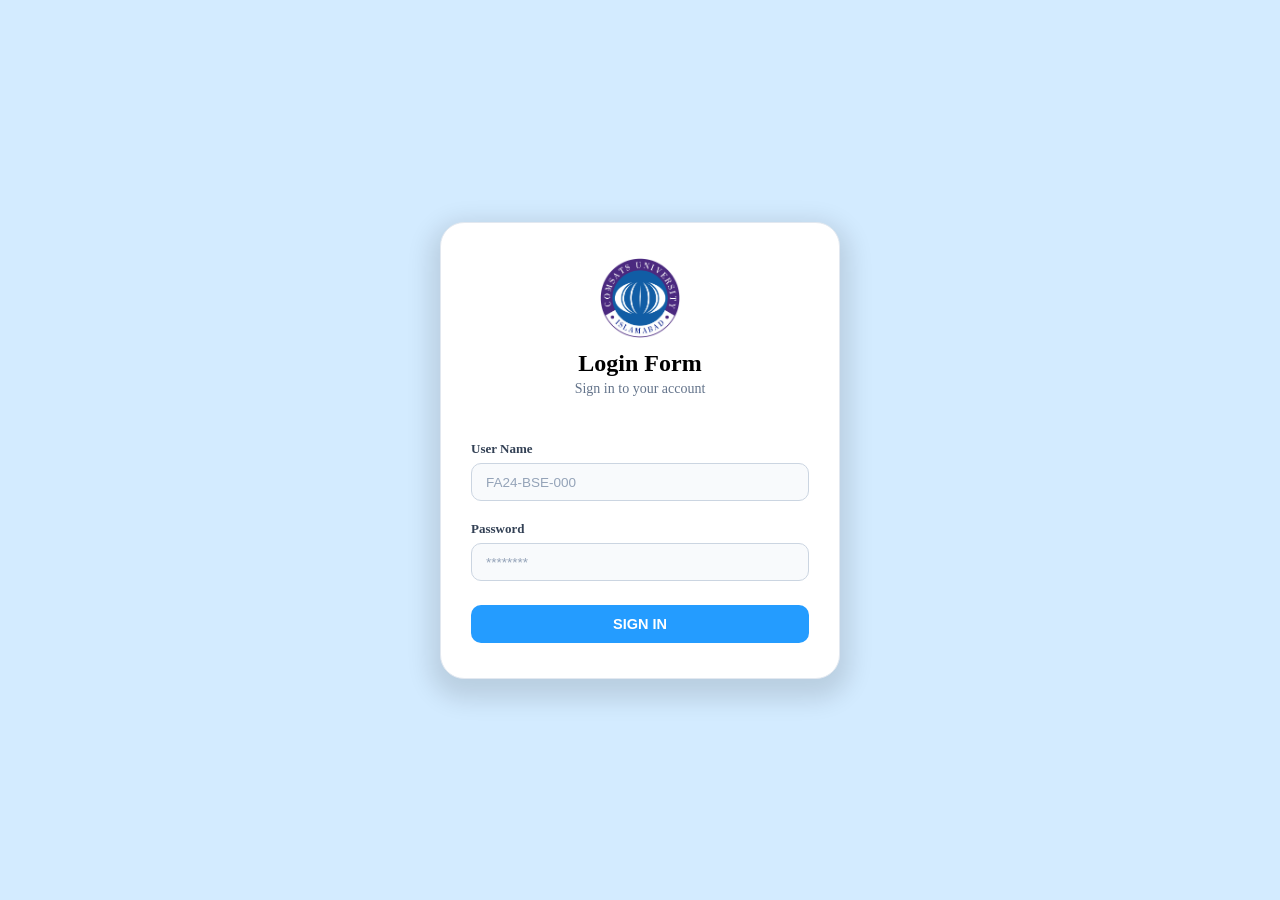
<file: index.html>
<!doctype html>
<html lang="en">

<head>
  <meta charset="UTF-8" />
  <meta name="viewport" content="width=device-width, initial-scale=1.0" />
  <link rel="stylesheet" href="style.css">
  <title>Login form</title>
</head>

<body>
  <div class="box">
    <form action="main.html">
      <img src="image/logo.png">
      <h2>Login Form</h2>
      <p>Sign in to your account</p>
      <br>
      <label for="user">User Name</label>
      <input type="text" id="user" required placeholder="FA24-BSE-000">
      <label for="pass">Password</label>
      <input type="password" id="pass" required placeholder="********">
      <button type="submit">SIGN IN</button>
    </form>
  </div>
</body>

</html>
</file>
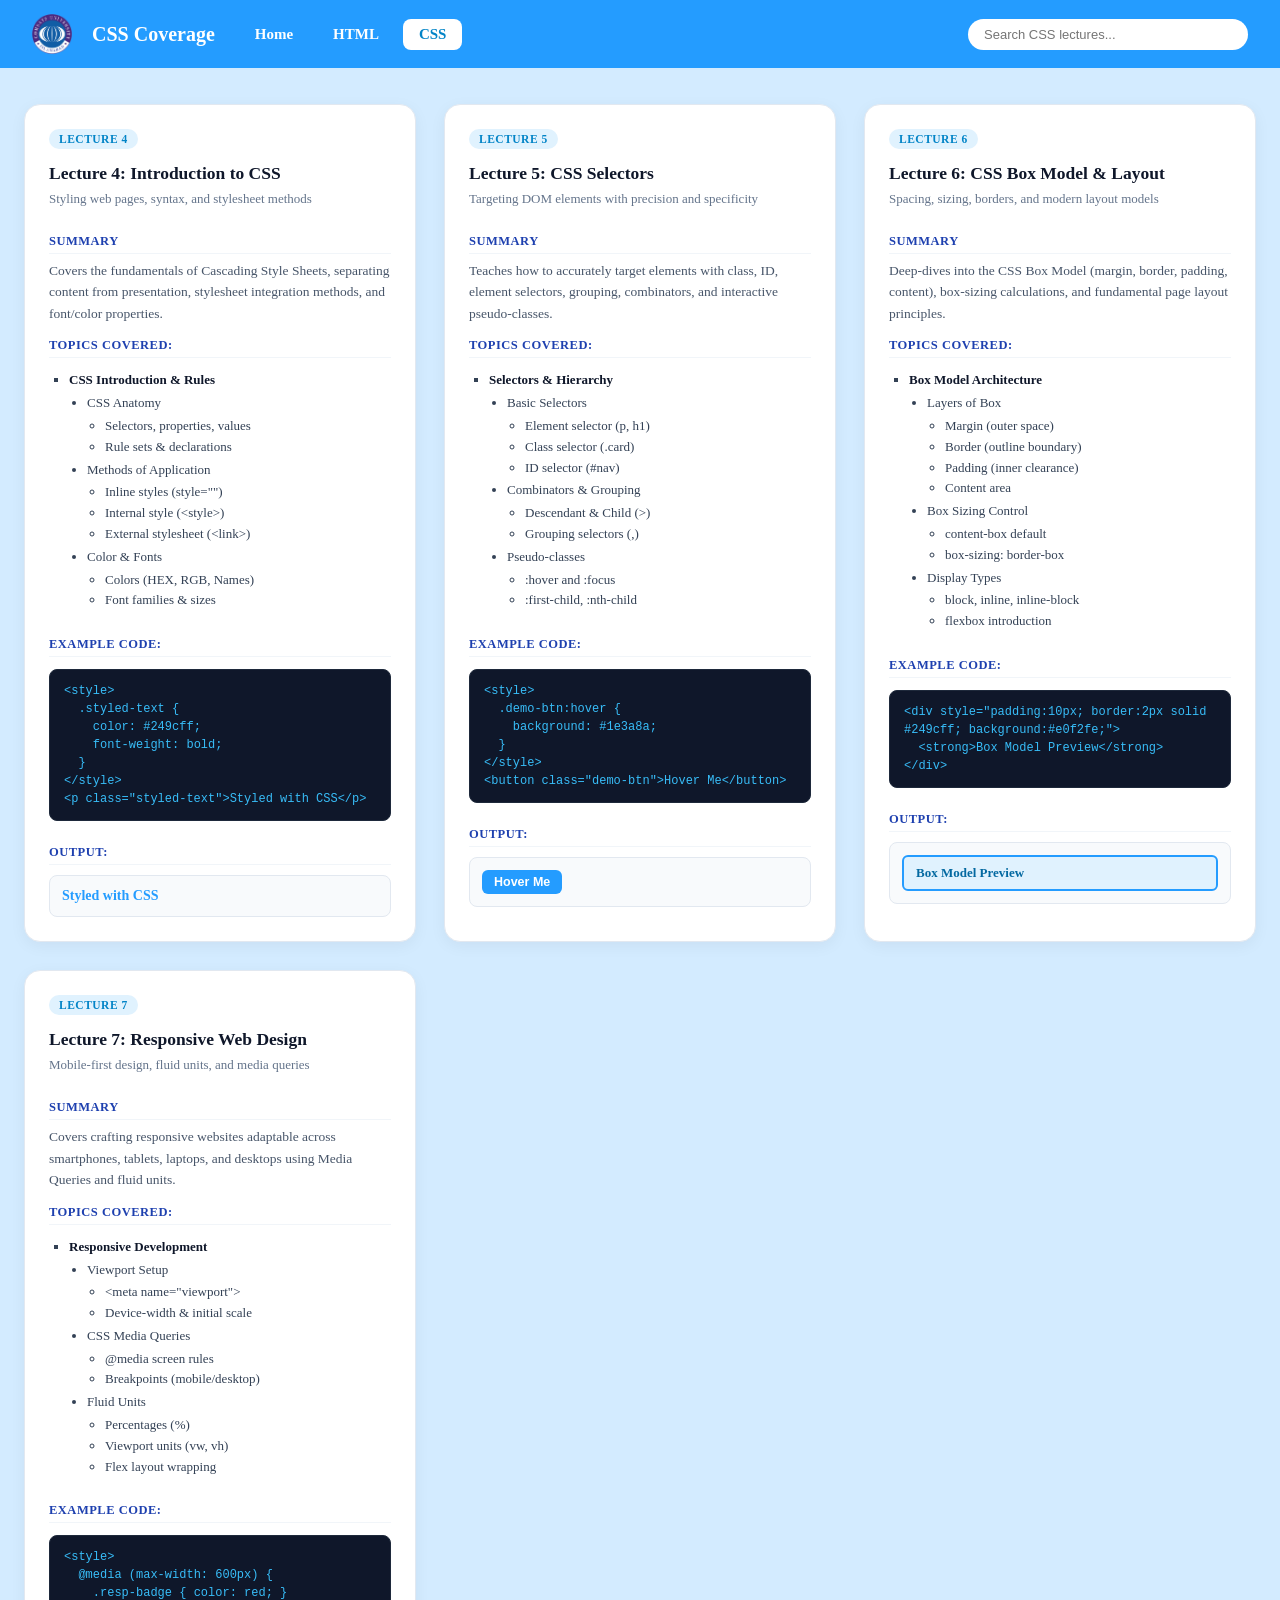
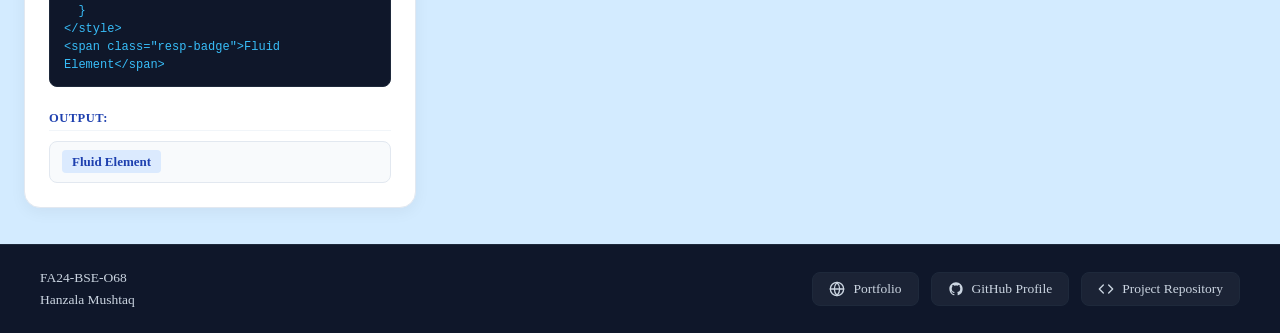
<file: css.html>
<!DOCTYPE html>
<html lang="en">
<head>
    <meta charset="UTF-8">
    <meta name="viewport" content="width=device-width, initial-scale=1.0">
    <link rel="stylesheet" href="style.css">
    <title>CSS</title>
</head>
<body>
    <div class="head">
        <div class="logo">
            <a href="main.html"><img src="image/logo.png" alt="Logo"></a>
        </div>
        <div class="title">CSS Coverage</div>
        <div class="nav-links">
            <a href="main.html">Home</a>
            <a href="html.html">HTML</a>
            <a href="css.html" id="active">CSS</a>
        </div>
        <div class="search">
            <input list="dlist" placeholder="Search CSS lectures...">
            <datalist id="dlist">
                <option value="Lecture 4: Introduction to CSS"></option>
                <option value="Lecture 5: CSS Selectors"></option>
                <option value="Lecture 6: CSS Box Model & Layout"></option>
                <option value="Lecture 7: Responsive Web Design"></option>
            </datalist>
        </div>
    </div>

    <div class="container">
        <!-- Lecture 4 -->
        <div class="card" id="lecture4">
            <div class="card-top">
                <span class="badge">Lecture 4</span>
            </div>
            <h3>Lecture 4: Introduction to CSS</h3>
            <p class="subtitle">Styling web pages, syntax, and stylesheet methods</p>

            <div class="section-heading">Summary</div>
            <p class="summary-text">Covers the fundamentals of Cascading Style Sheets, separating content from presentation, stylesheet integration methods, and font/color properties.</p>

            <div class="section-heading">Topics Covered:</div>
            <ul class="topics-tree">
                <li><strong>CSS Introduction & Rules</strong>
                    <ul>
                        <li>CSS Anatomy
                            <ul>
                                <li>Selectors, properties, values</li>
                                <li>Rule sets & declarations</li>
                            </ul>
                        </li>
                        <li>Methods of Application
                            <ul>
                                <li>Inline styles (style="")</li>
                                <li>Internal style (&lt;style&gt;)</li>
                                <li>External stylesheet (&lt;link&gt;)</li>
                            </ul>
                        </li>
                        <li>Color & Fonts
                            <ul>
                                <li>Colors (HEX, RGB, Names)</li>
                                <li>Font families & sizes</li>
                            </ul>
                        </li>
                    </ul>
                </li>
            </ul>

            <div class="section-heading">Example Code:</div>
            <div class="code-preview">&lt;style&gt;
  .styled-text {
    color: #249cff;
    font-weight: bold;
  }
&lt;/style&gt;
&lt;p class="styled-text"&gt;Styled with CSS&lt;/p&gt;</div>

            <div class="section-heading">Output:</div>
            <div class="output-preview">
                <p style="color: #249cff; font-weight: bold; margin: 0; font-size: 14px;">Styled with CSS</p>
            </div>
        </div>

        <!-- Lecture 5 -->
        <div class="card" id="lecture5">
            <div class="card-top">
                <span class="badge">Lecture 5</span>
            </div>
            <h3>Lecture 5: CSS Selectors</h3>
            <p class="subtitle">Targeting DOM elements with precision and specificity</p>

            <div class="section-heading">Summary</div>
            <p class="summary-text">Teaches how to accurately target elements with class, ID, element selectors, grouping, combinators, and interactive pseudo-classes.</p>

            <div class="section-heading">Topics Covered:</div>
            <ul class="topics-tree">
                <li><strong>Selectors & Hierarchy</strong>
                    <ul>
                        <li>Basic Selectors
                            <ul>
                                <li>Element selector (p, h1)</li>
                                <li>Class selector (.card)</li>
                                <li>ID selector (#nav)</li>
                            </ul>
                        </li>
                        <li>Combinators & Grouping
                            <ul>
                                <li>Descendant & Child (&gt;)</li>
                                <li>Grouping selectors (,)</li>
                            </ul>
                        </li>
                        <li>Pseudo-classes
                            <ul>
                                <li>:hover and :focus</li>
                                <li>:first-child, :nth-child</li>
                            </ul>
                        </li>
                    </ul>
                </li>
            </ul>

            <div class="section-heading">Example Code:</div>
            <div class="code-preview">&lt;style&gt;
  .demo-btn:hover {
    background: #1e3a8a;
  }
&lt;/style&gt;
&lt;button class="demo-btn"&gt;Hover Me&lt;/button&gt;</div>

            <div class="section-heading">Output:</div>
            <div class="output-preview">
                <button style="background: #249cff; color: white; border: none; padding: 5px 12px; border-radius: 6px; font-size: 12.5px; font-weight: bold; cursor: pointer; transition: background 0.2s ease;" onmouseover="this.style.background='#1e3a8a'" onmouseout="this.style.background='#249cff'">Hover Me</button>
            </div>
        </div>

        <!-- Lecture 6 -->
        <div class="card" id="lecture6">
            <div class="card-top">
                <span class="badge">Lecture 6</span>
            </div>
            <h3>Lecture 6: CSS Box Model & Layout</h3>
            <p class="subtitle">Spacing, sizing, borders, and modern layout models</p>

            <div class="section-heading">Summary</div>
            <p class="summary-text">Deep-dives into the CSS Box Model (margin, border, padding, content), box-sizing calculations, and fundamental page layout principles.</p>

            <div class="section-heading">Topics Covered:</div>
            <ul class="topics-tree">
                <li><strong>Box Model Architecture</strong>
                    <ul>
                        <li>Layers of Box
                            <ul>
                                <li>Margin (outer space)</li>
                                <li>Border (outline boundary)</li>
                                <li>Padding (inner clearance)</li>
                                <li>Content area</li>
                            </ul>
                        </li>
                        <li>Box Sizing Control
                            <ul>
                                <li>content-box default</li>
                                <li>box-sizing: border-box</li>
                            </ul>
                        </li>
                        <li>Display Types
                            <ul>
                                <li>block, inline, inline-block</li>
                                <li>flexbox introduction</li>
                            </ul>
                        </li>
                    </ul>
                </li>
            </ul>

            <div class="section-heading">Example Code:</div>
            <div class="code-preview">&lt;div style="padding:10px; border:2px solid #249cff; background:#e0f2fe;"&gt;
  &lt;strong&gt;Box Model Preview&lt;/strong&gt;
&lt;/div&gt;</div>

            <div class="section-heading">Output:</div>
            <div class="output-preview">
                <div style="padding: 8px 12px; border: 2px solid #249cff; background: #e0f2fe; border-radius: 6px; font-size: 13px; color: #0369a1;">
                    <strong>Box Model Preview</strong>
                </div>
            </div>
        </div>

        <!-- Lecture 7 -->
        <div class="card" id="lecture7">
            <div class="card-top">
                <span class="badge">Lecture 7</span>
            </div>
            <h3>Lecture 7: Responsive Web Design</h3>
            <p class="subtitle">Mobile-first design, fluid units, and media queries</p>

            <div class="section-heading">Summary</div>
            <p class="summary-text">Covers crafting responsive websites adaptable across smartphones, tablets, laptops, and desktops using Media Queries and fluid units.</p>

            <div class="section-heading">Topics Covered:</div>
            <ul class="topics-tree">
                <li><strong>Responsive Development</strong>
                    <ul>
                        <li>Viewport Setup
                            <ul>
                                <li>&lt;meta name="viewport"&gt;</li>
                                <li>Device-width & initial scale</li>
                            </ul>
                        </li>
                        <li>CSS Media Queries
                            <ul>
                                <li>@media screen rules</li>
                                <li>Breakpoints (mobile/desktop)</li>
                            </ul>
                        </li>
                        <li>Fluid Units
                            <ul>
                                <li>Percentages (%)</li>
                                <li>Viewport units (vw, vh)</li>
                                <li>Flex layout wrapping</li>
                            </ul>
                        </li>
                    </ul>
                </li>
            </ul>

            <div class="section-heading">Example Code:</div>
            <div class="code-preview">&lt;style&gt;
  @media (max-width: 600px) {
    .resp-badge { color: red; }
  }
&lt;/style&gt;
&lt;span class="resp-badge"&gt;Fluid Element&lt;/span&gt;</div>

            <div class="section-heading">Output:</div>
            <div class="output-preview">
                <span style="background: #dbeafe; color: #1e40af; padding: 4px 10px; border-radius: 4px; font-size: 13px; font-weight: 600;">Fluid Element</span>
            </div>
        </div>
    </div>

    <footer>
        <div class="footer-container">
            <p>FA24-BSE-O68 <br>Hanzala Mushtaq</p>
            <div class="footer-links">
                <a href="https://portfolio-two-gules-23mkcgjxak.vercel.app/" target="_blank" rel="noopener noreferrer" class="footer-link">
                    <svg width="16" height="16" viewBox="0 0 24 24" fill="none" stroke="currentColor" stroke-width="2" stroke-linecap="round" stroke-linejoin="round">
                        <circle cx="12" cy="12" r="10"></circle>
                        <line x1="2" y1="12" x2="22" y2="12"></line>
                        <path d="M12 2a15.3 15.3 0 0 1 4 10 15.3 15.3 0 0 1-4 10 15.3 15.3 0 0 1-4-10 15.3 15.3 0 0 1 4-10z"></path>
                    </svg>
                    <span>Portfolio</span>
                </a>
                <a href="https://github.com/hanzalamushtaq" target="_blank" rel="noopener noreferrer" class="footer-link">
                    <svg width="16" height="16" viewBox="0 0 24 24" fill="currentColor">
                        <path fill-rule="evenodd" clip-rule="evenodd" d="M12 2C6.477 2 2 6.484 2 12.017c0 4.425 2.865 8.18 6.839 9.504.5.092.682-.217.682-.483 0-.237-.008-.868-.013-1.703-2.782.605-3.369-1.343-3.369-1.343-.454-1.158-1.11-1.466-1.11-1.466-.908-.62.069-.608.069-.608 1.003.07 1.53 1.032 1.53 1.032.892 1.53 2.341 1.088 2.91.832.092-.647.35-1.088.636-1.338-2.22-.253-4.555-1.113-4.555-4.951 0-1.093.39-1.988 1.029-2.688-.103-.253-.446-1.272.098-2.65 0 0 .84-.27 2.75 1.026A9.564 9.564 0 0112 6.844c.85.004 1.705.115 2.504.337 1.909-1.296 2.747-1.027 2.747-1.027.546 1.379.202 2.398.1 2.651.64.7 1.028 1.595 1.028 2.688 0 3.848-2.339 4.695-4.566 4.943.359.309.678.92.678 1.855 0 1.338-.012 2.419-.012 2.747 0 .268.18.58.688.482A10.019 10.019 0 0022 12.017C22 6.484 17.522 2 12 2z"/>
                    </svg>
                    <span>GitHub Profile</span>
                </a>
                <a href="https://github.com/hanzalamushtaq/WebAssign1.git" target="_blank" rel="noopener noreferrer" class="footer-link">
                    <svg width="16" height="16" viewBox="0 0 24 24" fill="none" stroke="currentColor" stroke-width="2" stroke-linecap="round" stroke-linejoin="round">
                        <polyline points="16 18 22 12 16 6"></polyline>
                        <polyline points="8 6 2 12 8 18"></polyline>
                    </svg>
                    <span>Project Repository</span>
                </a>
            </div>
        </div>
    </footer>
</body>
</html>
</file>
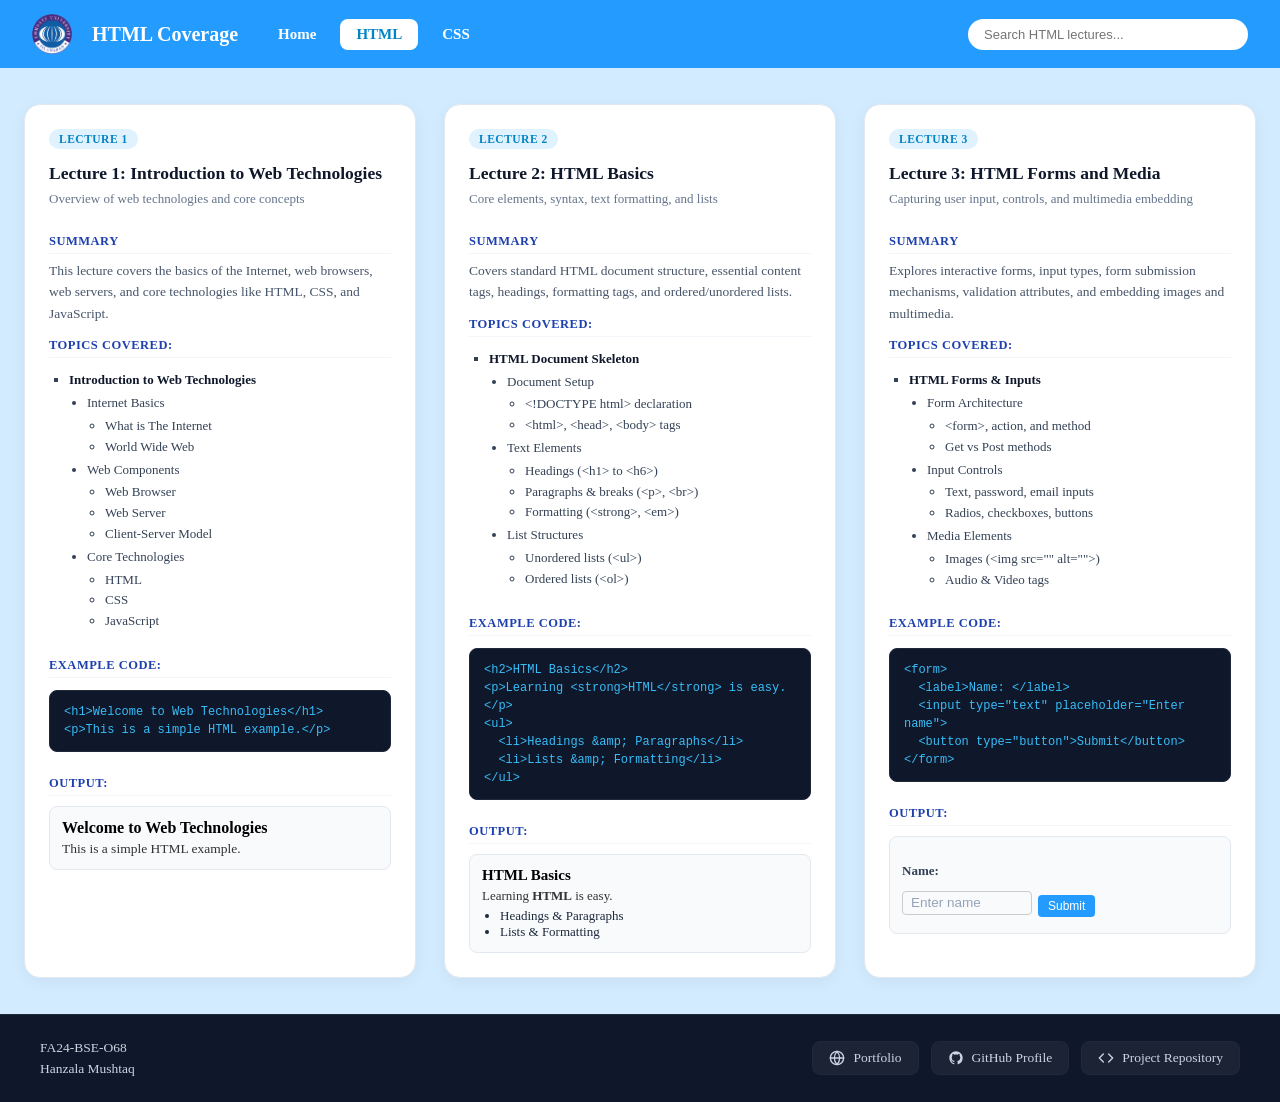
<file: html.html>
<!DOCTYPE html>
<html lang="en">
<head>
    <meta charset="UTF-8">
    <meta name="viewport" content="width=device-width, initial-scale=1.0">
    <link rel="stylesheet" href="style.css">
    <title>HTML</title>
</head>
<body>
    <div class="head">
        <div class="logo">
            <a href="main.html"><img src="image/logo.png" alt="Logo"></a>
        </div>
        <div class="title">HTML Coverage</div>
        <div class="nav-links">
            <a href="main.html">Home</a>
            <a href="html.html" id="active">HTML</a>
            <a href="css.html">CSS</a>
        </div>
        <div class="search">
            <input list="dlist" placeholder="Search HTML lectures...">
            <datalist id="dlist">
                <option value="Lecture 1: Introduction to Web Technologies"></option>
                <option value="Lecture 2: HTML Basics"></option>
                <option value="Lecture 3: HTML Forms and Media"></option>
            </datalist>
        </div>
    </div>

    <div class="container">
        <!-- Lecture 1 -->
        <div class="card" id="lecture1">
            <div class="card-top">
                <span class="badge">Lecture 1</span>
            </div>
            <h3>Lecture 1: Introduction to Web Technologies</h3>
            <p class="subtitle">Overview of web technologies and core concepts</p>

            <div class="section-heading">Summary</div>
            <p class="summary-text">This lecture covers the basics of the Internet, web browsers, web servers, and core technologies like HTML, CSS, and JavaScript.</p>

            <div class="section-heading">Topics Covered:</div>
            <ul class="topics-tree">
                <li><strong>Introduction to Web Technologies</strong>
                    <ul>
                        <li>Internet Basics
                            <ul>
                                <li>What is The Internet</li>
                                <li>World Wide Web</li>
                            </ul>
                        </li>
                        <li>Web Components
                            <ul>
                                <li>Web Browser</li>
                                <li>Web Server</li>
                                <li>Client-Server Model</li>
                            </ul>
                        </li>
                        <li>Core Technologies
                            <ul>
                                <li>HTML</li>
                                <li>CSS</li>
                                <li>JavaScript</li>
                            </ul>
                        </li>
                    </ul>
                </li>
            </ul>

            <div class="section-heading">Example Code:</div>
            <div class="code-preview">&lt;h1&gt;Welcome to Web Technologies&lt;/h1&gt;
&lt;p&gt;This is a simple HTML example.&lt;/p&gt;</div>

            <div class="section-heading">Output:</div>
            <div class="output-preview">
                <h4 style="font-size: 16px; margin: 0 0 4px 0; color: #000;">Welcome to Web Technologies</h4>
                <p style="margin: 0; font-size: 13.5px; color: #333;">This is a simple HTML example.</p>
            </div>
        </div>

        <!-- Lecture 2 -->
        <div class="card" id="lecture2">
            <div class="card-top">
                <span class="badge">Lecture 2</span>
            </div>
            <h3>Lecture 2: HTML Basics</h3>
            <p class="subtitle">Core elements, syntax, text formatting, and lists</p>

            <div class="section-heading">Summary</div>
            <p class="summary-text">Covers standard HTML document structure, essential content tags, headings, formatting tags, and ordered/unordered lists.</p>

            <div class="section-heading">Topics Covered:</div>
            <ul class="topics-tree">
                <li><strong>HTML Document Skeleton</strong>
                    <ul>
                        <li>Document Setup
                            <ul>
                                <li>&lt;!DOCTYPE html&gt; declaration</li>
                                <li>&lt;html&gt;, &lt;head&gt;, &lt;body&gt; tags</li>
                            </ul>
                        </li>
                        <li>Text Elements
                            <ul>
                                <li>Headings (&lt;h1&gt; to &lt;h6&gt;)</li>
                                <li>Paragraphs &amp; breaks (&lt;p&gt;, &lt;br&gt;)</li>
                                <li>Formatting (&lt;strong&gt;, &lt;em&gt;)</li>
                            </ul>
                        </li>
                        <li>List Structures
                            <ul>
                                <li>Unordered lists (&lt;ul&gt;)</li>
                                <li>Ordered lists (&lt;ol&gt;)</li>
                            </ul>
                        </li>
                    </ul>
                </li>
            </ul>

            <div class="section-heading">Example Code:</div>
            <div class="code-preview">&lt;h2&gt;HTML Basics&lt;/h2&gt;
&lt;p&gt;Learning &lt;strong&gt;HTML&lt;/strong&gt; is easy.&lt;/p&gt;
&lt;ul&gt;
  &lt;li&gt;Headings &amp;amp; Paragraphs&lt;/li&gt;
  &lt;li&gt;Lists &amp;amp; Formatting&lt;/li&gt;
&lt;/ul&gt;</div>

            <div class="section-heading">Output:</div>
            <div class="output-preview">
                <h4 style="font-size: 15px; margin: 0 0 4px 0; color: #000;">HTML Basics</h4>
                <p style="margin: 0 0 4px 0; font-size: 13px; color: #333;">Learning <strong>HTML</strong> is easy.</p>
                <ul style="margin: 0; padding-left: 18px; font-size: 13px;">
                    <li>Headings &amp; Paragraphs</li>
                    <li>Lists &amp; Formatting</li>
                </ul>
            </div>
        </div>

        <!-- Lecture 3 -->
        <div class="card" id="lecture3">
            <div class="card-top">
                <span class="badge">Lecture 3</span>
            </div>
            <h3>Lecture 3: HTML Forms and Media</h3>
            <p class="subtitle">Capturing user input, controls, and multimedia embedding</p>

            <div class="section-heading">Summary</div>
            <p class="summary-text">Explores interactive forms, input types, form submission mechanisms, validation attributes, and embedding images and multimedia.</p>

            <div class="section-heading">Topics Covered:</div>
            <ul class="topics-tree">
                <li><strong>HTML Forms & Inputs</strong>
                    <ul>
                        <li>Form Architecture
                            <ul>
                                <li>&lt;form&gt;, action, and method</li>
                                <li>Get vs Post methods</li>
                            </ul>
                        </li>
                        <li>Input Controls
                            <ul>
                                <li>Text, password, email inputs</li>
                                <li>Radios, checkboxes, buttons</li>
                            </ul>
                        </li>
                        <li>Media Elements
                            <ul>
                                <li>Images (&lt;img src="" alt=""&gt;)</li>
                                <li>Audio &amp; Video tags</li>
                            </ul>
                        </li>
                    </ul>
                </li>
            </ul>

            <div class="section-heading">Example Code:</div>
            <div class="code-preview">&lt;form&gt;
  &lt;label&gt;Name: &lt;/label&gt;
  &lt;input type="text" placeholder="Enter name"&gt;
  &lt;button type="button"&gt;Submit&lt;/button&gt;
&lt;/form&gt;</div>

            <div class="section-heading">Output:</div>
            <div class="output-preview">
                <form style="display: flex; gap: 6px; align-items: center; flex-wrap: wrap;">
                    <label style="font-size: 13px; font-weight: bold;">Name:</label>
                    <input type="text" placeholder="Enter name" style="padding: 4px 8px; font-size: 12px; border: 1px solid #ccc; border-radius: 4px; width: 130px;">
                    <button type="button" style="padding: 4px 10px; background: #249cff; color: white; border: none; border-radius: 4px; font-size: 12px; cursor: pointer;">Submit</button>
                </form>
            </div>
        </div>
    </div>

    <footer>
        <div class="footer-container">
            <p>FA24-BSE-O68 <br>Hanzala Mushtaq</p>
            <div class="footer-links">
                <a href="https://portfolio-two-gules-23mkcgjxak.vercel.app/" target="_blank" rel="noopener noreferrer" class="footer-link">
                    <svg width="16" height="16" viewBox="0 0 24 24" fill="none" stroke="currentColor" stroke-width="2" stroke-linecap="round" stroke-linejoin="round">
                        <circle cx="12" cy="12" r="10"></circle>
                        <line x1="2" y1="12" x2="22" y2="12"></line>
                        <path d="M12 2a15.3 15.3 0 0 1 4 10 15.3 15.3 0 0 1-4 10 15.3 15.3 0 0 1-4-10 15.3 15.3 0 0 1 4-10z"></path>
                    </svg>
                    <span>Portfolio</span>
                </a>
                <a href="https://github.com/hanzalamushtaq" target="_blank" rel="noopener noreferrer" class="footer-link">
                    <svg width="16" height="16" viewBox="0 0 24 24" fill="currentColor">
                        <path fill-rule="evenodd" clip-rule="evenodd" d="M12 2C6.477 2 2 6.484 2 12.017c0 4.425 2.865 8.18 6.839 9.504.5.092.682-.217.682-.483 0-.237-.008-.868-.013-1.703-2.782.605-3.369-1.343-3.369-1.343-.454-1.158-1.11-1.466-1.11-1.466-.908-.62.069-.608.069-.608 1.003.07 1.53 1.032 1.53 1.032.892 1.53 2.341 1.088 2.91.832.092-.647.35-1.088.636-1.338-2.22-.253-4.555-1.113-4.555-4.951 0-1.093.39-1.988 1.029-2.688-.103-.253-.446-1.272.098-2.65 0 0 .84-.27 2.75 1.026A9.564 9.564 0 0112 6.844c.85.004 1.705.115 2.504.337 1.909-1.296 2.747-1.027 2.747-1.027.546 1.379.202 2.398.1 2.651.64.7 1.028 1.595 1.028 2.688 0 3.848-2.339 4.695-4.566 4.943.359.309.678.92.678 1.855 0 1.338-.012 2.419-.012 2.747 0 .268.18.58.688.482A10.019 10.019 0 0022 12.017C22 6.484 17.522 2 12 2z"/>
                    </svg>
                    <span>GitHub Profile</span>
                </a>
                <a href="https://github.com/hanzalamushtaq/WebAssign1.git" target="_blank" rel="noopener noreferrer" class="footer-link">
                    <svg width="16" height="16" viewBox="0 0 24 24" fill="none" stroke="currentColor" stroke-width="2" stroke-linecap="round" stroke-linejoin="round">
                        <polyline points="16 18 22 12 16 6"></polyline>
                        <polyline points="8 6 2 12 8 18"></polyline>
                    </svg>
                    <span>Project Repository</span>
                </a>
            </div>
        </div>
    </footer>
</body>
</html>
</file>
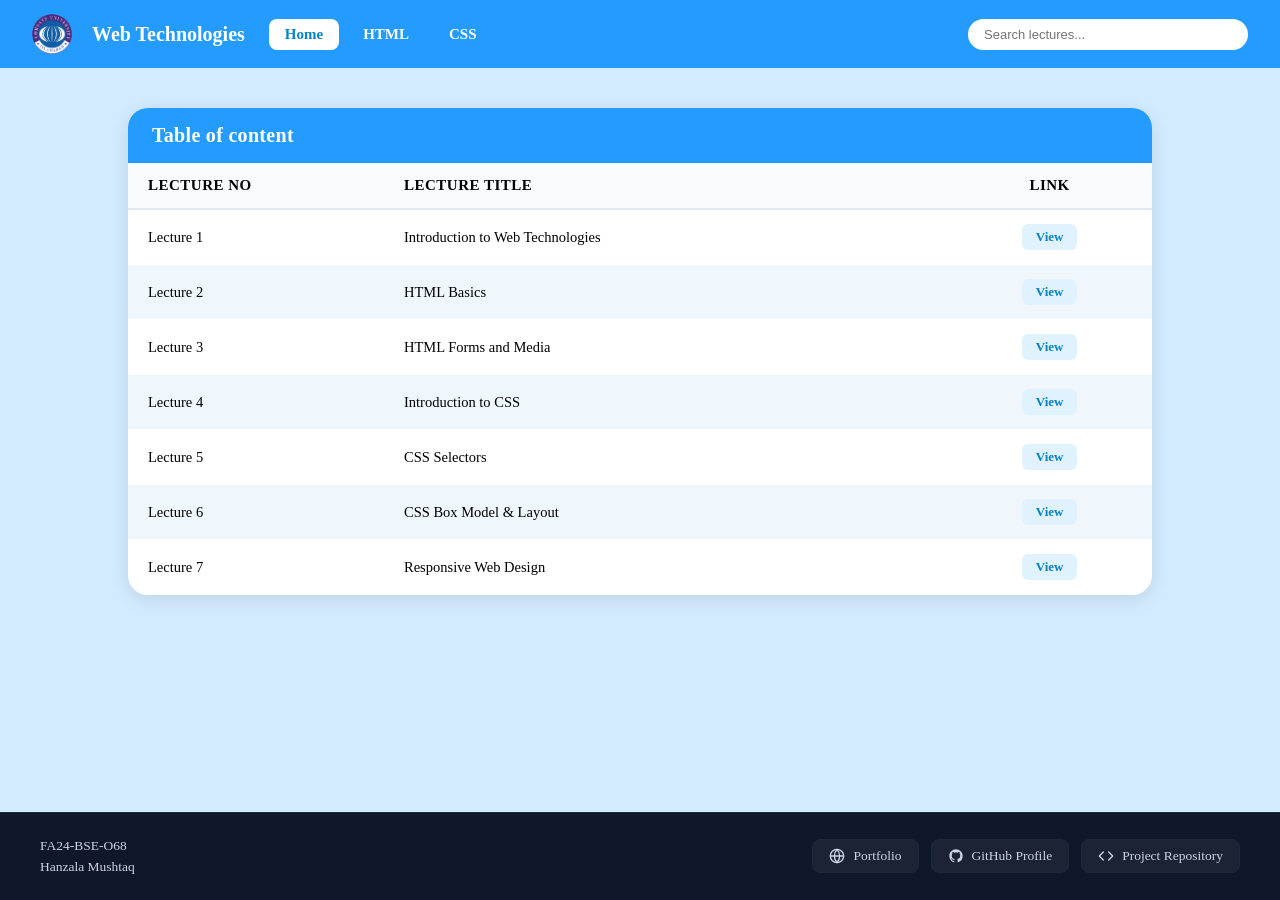
<file: main.html>
<!DOCTYPE html>
<html lang="en">
<head>
    <meta charset="UTF-8">
    <meta name="viewport" content="width=device-width, initial-scale=1.0">
    <link rel="stylesheet" href="style.css">
    <title>Web Technologies</title>
</head>
<body>
    <div class="head">
        <div class="logo">
            <a href="main.html"><img src="image/logo.png" alt="Logo"></a>
        </div>
        <div class="title">Web Technologies</div>
        <div class="nav-links">
            <a href="main.html" id="active">Home</a>
            <a href="html.html">HTML</a>
            <a href="css.html">CSS</a>
        </div>
        <div class="search">
            <input list="dlist" placeholder="Search lectures...">
            <datalist id="dlist">
                <option value="Lecture 1: Introduction to Web Technologies"></option>
                <option value="Lecture 2: HTML Basics"></option>
                <option value="Lecture 3: HTML Forms and Media"></option>
                <option value="Lecture 4: Introduction to CSS"></option>
                <option value="Lecture 5: CSS Selectors"></option>
                <option value="Lecture 6: CSS Box Model & Layout"></option>
                <option value="Lecture 7: Responsive Web Design"></option>
            </datalist>
        </div>
    </div>

    <div class="table">
        <div class="title">Table of content</div>
        <table class="lecture-table">
            <thead>
                <tr>
                    <th style="width: 25%;">Lecture No</th>
                    <th style="width: 55%;">Lecture Title</th>
                    <th style="width: 20%;">Link</th>
                </tr>
            </thead>
            <tbody>
                <tr>
                    <td>Lecture 1</td>
                    <td>Introduction to Web Technologies</td>
                    <td><a href="html.html#lecture1" class="table-link">View</a></td>
                </tr>
                <tr>
                    <td>Lecture 2</td>
                    <td>HTML Basics</td>
                    <td><a href="html.html#lecture2" class="table-link">View</a></td>
                </tr>
                <tr>
                    <td>Lecture 3</td>
                    <td>HTML Forms and Media</td>
                    <td><a href="html.html#lecture3" class="table-link">View</a></td>
                </tr>
                <tr>
                    <td>Lecture 4</td>
                    <td>Introduction to CSS</td>
                    <td><a href="css.html#lecture4" class="table-link">View</a></td>
                </tr>
                <tr>
                    <td>Lecture 5</td>
                    <td>CSS Selectors</td>
                    <td><a href="css.html#lecture5" class="table-link">View</a></td>
                </tr>
                <tr>
                    <td>Lecture 6</td>
                    <td>CSS Box Model & Layout</td>
                    <td><a href="css.html#lecture6" class="table-link">View</a></td>
                </tr>
                <tr>
                    <td>Lecture 7</td>
                    <td>Responsive Web Design</td>
                    <td><a href="css.html#lecture7" class="table-link">View</a></td>
                </tr>
            </tbody>
        </table>
    </div>

    <footer>
        <div class="footer-container">
            <p>FA24-BSE-O68 <br>Hanzala Mushtaq</p>
            <div class="footer-links">
                <a href="https://portfolio-two-gules-23mkcgjxak.vercel.app/" target="_blank" rel="noopener noreferrer" class="footer-link">
                    <svg width="16" height="16" viewBox="0 0 24 24" fill="none" stroke="currentColor" stroke-width="2" stroke-linecap="round" stroke-linejoin="round">
                        <circle cx="12" cy="12" r="10"></circle>
                        <line x1="2" y1="12" x2="22" y2="12"></line>
                        <path d="M12 2a15.3 15.3 0 0 1 4 10 15.3 15.3 0 0 1-4 10 15.3 15.3 0 0 1-4-10 15.3 15.3 0 0 1 4-10z"></path>
                    </svg>
                    <span>Portfolio</span>
                </a>
                <a href="https://github.com/hanzalamushtaq" target="_blank" rel="noopener noreferrer" class="footer-link">
                    <svg width="16" height="16" viewBox="0 0 24 24" fill="currentColor">
                        <path fill-rule="evenodd" clip-rule="evenodd" d="M12 2C6.477 2 2 6.484 2 12.017c0 4.425 2.865 8.18 6.839 9.504.5.092.682-.217.682-.483 0-.237-.008-.868-.013-1.703-2.782.605-3.369-1.343-3.369-1.343-.454-1.158-1.11-1.466-1.11-1.466-.908-.62.069-.608.069-.608 1.003.07 1.53 1.032 1.53 1.032.892 1.53 2.341 1.088 2.91.832.092-.647.35-1.088.636-1.338-2.22-.253-4.555-1.113-4.555-4.951 0-1.093.39-1.988 1.029-2.688-.103-.253-.446-1.272.098-2.65 0 0 .84-.27 2.75 1.026A9.564 9.564 0 0112 6.844c.85.004 1.705.115 2.504.337 1.909-1.296 2.747-1.027 2.747-1.027.546 1.379.202 2.398.1 2.651.64.7 1.028 1.595 1.028 2.688 0 3.848-2.339 4.695-4.566 4.943.359.309.678.92.678 1.855 0 1.338-.012 2.419-.012 2.747 0 .268.18.58.688.482A10.019 10.019 0 0022 12.017C22 6.484 17.522 2 12 2z"/>
                    </svg>
                    <span>GitHub Profile</span>
                </a>
                <a href="https://github.com/hanzalamushtaq/WebAssign1.git" target="_blank" rel="noopener noreferrer" class="footer-link">
                    <svg width="16" height="16" viewBox="0 0 24 24" fill="none" stroke="currentColor" stroke-width="2" stroke-linecap="round" stroke-linejoin="round">
                        <polyline points="16 18 22 12 16 6"></polyline>
                        <polyline points="8 6 2 12 8 18"></polyline>
                    </svg>
                    <span>Project Repository</span>
                </a>
            </div>
        </div>
    </footer>
</body>
</html>
</file>
<file: style.css>
* {
    padding: 0;
    margin: 0;
    box-sizing: border-box;
}

body {
    color: #1f2937;
    background: rgba(36, 156, 255, 0.2);
    min-height: 100vh;
    display: flex;
    flex-direction: column;
}

a {
    text-decoration: none;
    outline: none;
    border: none;
    color: inherit;
}

.box {
    margin: auto;
    display: flex;
    justify-content: center;
    background: #ffffff;
    width: 100%;
    max-width: 400px;
    padding: 35px 30px;
    box-shadow: 0 10px 25px 10px rgba(0, 0, 0, 0.12);
    border-radius: 24px;
    border: 1px solid #e2e8f0;
}

.box img {
    width: 80px;
    height: auto;
    display: block;
    margin: 0 auto 12px auto;
}

form {
    background: transparent;
    width: 100%;
}

form h2,
form p {
    text-align: center;
    width: 100%;
    margin: 0 auto;
}

form h2 {
    font-size: 24px;
    font-weight: 700;
    color: black;
}

form p {
    font-size: 14px;
    color: #64748b;
    margin-top: 4px;
    margin-bottom: 12px;
}

form label {
    display: block;
    width: 100%;
    font-size: 13px;
    font-weight: 600;
    color: #334155;
    padding: 0;
    margin-top: 14px;
    margin-bottom: 6px;
}

form input {
    width: 100%;
    padding: 10px 14px;
    margin: 0 0 6px 0;
    border-radius: 10px;
    color: #0f172a;
    background-color: #f8fafc;
    border: 1.5px solid #cbd5e1;
    font-size: 14px;

}

form input::placeholder {
    color: #94a3b8;
    font-size: 13.5px;
}

form input:focus {
    outline: none;
    box-shadow: 0 0 0 3px rgba(36, 156, 255, 0.15);
}

.box a {
    display: block;
    width: 100%;
}

.box button {
    display: block;
    width: 100%;
    font-size: 14.5px;
    margin: 18px auto 0 auto;
    padding: 11px 20px;
    border-radius: 10px;
    color: white;
    background-color: #249cff;
    border: none;
    font-weight: 600;
    outline: none;
    cursor: pointer;
}

.box button:hover {
    background-color: #0284c7;
    transform: translateY(-1px);
}

.head {
    display: flex;
    align-items: center;
    padding: 12px 32px;
    width: 100%;
    position: sticky;
    top: 0;
    background-color: #249cff;
    z-index: 10;
}

.head .logo {
    display: flex;
    align-items: center;
    width: 44px;
    height: 44px;
}

.head .logo img {
    max-height: 40px;
    width: 100%;
    display: block;
}

.head .title {
    color: #ffffff;
    margin: 0 24px 0 16px;
    font-size: 20px;
    font-weight: 700;
}

.nav-links {
    display: flex;
    gap: 8px;
    align-items: center;
}

.nav-links a {
    color: white;
    font-size: 15px;
    font-weight: 600;
    padding: 7px 16px;
    border-radius: 8px;
    transition: all 0.2s ease;
}

.nav-links a:hover {
    background-color: rgba(255, 255, 255, 0.2);
}

.nav-links #active {
    background-color: #ffffff;
    color: #0284c7;
    box-shadow: 0 2px 6px rgba(0, 0, 0, 0.1)s;
}

.search {
    margin-left: auto;
    width: 280px;
    display: flex;
    align-items: center;
}

.search input {
    padding: 8px 16px;
    border-radius: 30px;
    border: none;
    outline: none;
    font-size: 13px;
    width: 100%;
    color: black;
    transition: all 0.2s ease;
}

.search input:focus {
    box-shadow: 0 0 0 3px rgba(255, 255, 255, 0.35);
}

.table {
    width: 80%;
    margin: 40px auto 30px auto;
    border-radius: 20px;
    overflow: hidden;
    box-shadow: 0 4px 20px rgba(0, 0, 0, 0.1);
    border: none;
}

.table .title {
    background: #249cff;
    color: #ffffff;
    padding: 16px 24px;
    font-size: 20px;
    font-weight: 700;
    text-align: left;
    letter-spacing: 0.3px;
}

.lecture-table {
    width: 100%;
    border-collapse: collapse;
}

.lecture-table th {
    background-color: #f8fafc;
    color: black;
    padding: 14px 20px;
    text-align: left;
    font-size: 15px;
    font-weight: 700;
    text-transform: uppercase;
    letter-spacing: 0.5px;
    border-bottom: 2px solid #e2e8f0;
}

.lecture-table th:last-child {
    text-align: center;
}

.lecture-table td {
    padding: 14px 20px;
    font-size: 14.5px;
    color: black;
    border-bottom: 1px solid white;
}

.lecture-table td:last-child {
    text-align: center;
}

.lecture-table tbody tr:nth-child(even) {
    background-color: #f8fafcc9;
}

.lecture-table tbody tr:nth-child(odd) {
    background-color: #ffffff;
}

.lecture-table tbody tr:hover {
    background-color: rgba(36, 156, 255, 0.5);
}

.table-link {
    display: inline-block;
    color: #0284c7;
    background-color: #e0f2fe;
    font-weight: 600;
    font-size: 13px;
    padding: 5px 14px;
    border-radius: 6px;
    text-decoration: none;
    transition: all 0.15s ease;
    cursor: pointer;
}

.table-link:hover {
    background-color: #249cff;
    color: #ffffff;
}

.container {
    padding: 36px 24px;
    display: grid;
    grid-template-columns: repeat(auto-fit, minmax(350px, 1fr));
    gap: 28px;
    width: 100%;
    margin: 0 auto;
    width: 100%;
}

.card {
    background: #ffffff;
    padding: 24px;
    width: 100%;
    border-radius: 16px;
    box-shadow: 0 4px 16px rgba(0, 0, 0, 0.05);
    border: 1px solid #e2e8f0;
    transition: all 0.2s ease;
    display: flex;
    flex-direction: column;
}

.card:hover {
    transform: translateY(-4px);
    box-shadow: 0 12px 28px rgba(0, 0, 0, 0.09);
    border-color: #cbd5e1;
}

.card-top {
    display: flex;
    align-items: center;
    justify-content: space-between;
    margin-bottom: 8px;
}

.badge {
    background: #e0f2fe;
    color: #0284c7;
    font-size: 11.5px;
    font-weight: 700;
    padding: 4px 10px;
    border-radius: 20px;
    text-transform: uppercase;
    letter-spacing: 0.5px;
}

.card h3 {
    color: #0f172a;
    font-size: 17.5px;
    font-weight: 700;
    margin: 4px 0 4px 0;
    line-height: 1.4;
}

.card .subtitle {
    color: #64748b;
    font-size: 13px;
    margin-bottom: 12px;
    line-height: 1.4;
}

.section-heading {
    color: #1e40af;
    font-weight: 700;
    font-size: 12.5px;
    text-transform: uppercase;
    letter-spacing: 0.5px;
    margin-top: 14px;
    margin-bottom: 6px;
    border-bottom: 1px solid #f1f5f9;
    padding-bottom: 4px;
}

.summary-text {
    color: #475569;
    font-size: 13.5px;
    line-height: 1.6;
    margin: 0;
}

.topics-tree {
    padding-left: 20px;
    margin: 6px 0 10px 0;
    font-size: 13px;
    color: #334155;
    list-style-type: square;
    line-height: 1.6;
}

.topics-tree ul {
    padding-left: 18px;
    list-style-type: disc;
    margin: 2px 0;
}

.topics-tree ul ul {
    padding-left: 18px;
    list-style-type: circle;
}

.topics-tree strong {
    color: #0f172a;
}

.code-preview {
    background: #0f172a;
    border: 1px solid #1e293b;
    border-radius: 8px;
    padding: 12px 14px;
    font-family: ui-monospace, SFMono-Regular, Menlo, Monaco, Consolas, "Liberation Mono", "Courier New", monospace;
    font-size: 12px;
    color: #38bdf8;
    margin: 6px 0 10px 0;
    white-space: pre-wrap;
    word-break: break-word;
    line-height: 1.5;
    overflow-x: auto;
}

.output-preview {
    background: #f8fafc;
    border: 1px solid #e2e8f0;
    border-radius: 8px;
    padding: 12px;
    margin-top: 4px;
    font-size: 13px;
    color: #1e293b;
}

.card code {
    background-color: #f1f5f9;
    color: #0284c7;
    padding: 2px 6px;
    border-radius: 4px;
    font-family: monospace;
    font-size: 12.5px;
    border: 1px solid #e2e8f0;
}

.card-btn {
    margin-top: auto;
    display: inline-block;
    background-color: #249cff;
    color: white;
    text-align: center;
    padding: 9px 16px;
    border-radius: 10px;
    font-size: 13.5px;
    font-weight: 600;
    text-decoration: none;
    transition: all 0.1s ease;
}

.card-btn:hover {
    background-color: #0284c7;
    transform: translateY(-1px);
}

footer {
    background: #0f172a;
    color: #94a3b8;
    padding: 22px 32px;
    width: 100%;
    margin-top: auto;
    border-top: 1px solid #1e293b;
}

.footer-container {
    max-width: 1200px;
    margin: 0 auto;
    display: flex;
    justify-content: space-between;
    align-items: center;
    flex-wrap: wrap;
    gap: 16px;
}

footer p {
    font-size: 13.5px;
    line-height: 1.6;
    font-weight: 500;
    color: #cbd5e1;
    text-align: left;
}

.footer-links {
    display: flex;
    align-items: center;
    gap: 12px;
    flex-wrap: wrap;
}

.footer-link {
    display: inline-flex;
    align-items: center;
    gap: 8px;
    color: #cbd5e1;
    text-decoration: none;
    font-size: 13.5px;
    font-weight: 500;
    padding: 8px 16px;
    border-radius: 8px;
    background: rgba(255, 255, 255, 0.05);
    border: 1px solid #1e293b;
    transition: all 0.2s ease;
}

.footer-link:hover {
    color: #ffffff;
    background: rgba(36, 156, 255, 0.15);
    border-color: #249cff;
    transform: translateY(-2px);
    box-shadow: 0 4px 12px rgba(36, 156, 255, 0.18);
}

.footer-link svg {
    flex-shrink: 0;
}

@media (max-width: 640px) {
    footer {
        padding: 20px 16px;
    }

    .footer-container {
        flex-direction: column;
        text-align: center;
        gap: 14px;
    }

    footer p {
        text-align: center;
    }

    .footer-links {
        justify-content: center;
        width: 100%;
    }
}

@media (max-width: 800px) {
    .head {
        flex-wrap: wrap;
        gap: 12px;
        padding: 12px 20px;
    }

    .head .title {
        margin: 0 12px 0 10px;
        font-size: 18px;
    }

    .search {
        margin-left: 0;
        width: 100%;
        order: 3;
    }

    .nav-links {
        margin-left: auto;
    }
}

@media (max-width: 480px) {
    .head {
        padding: 10px 16px;
    }

    .nav-links {
        width: 100%;
        justify-content: center;
        margin-top: 4px;
    }

    .container {
        padding: 20px 14px;
        gap: 18px;
        grid-template-columns: 1fr;
    }

    .card {
        padding: 18px;
    }
}
</file>
